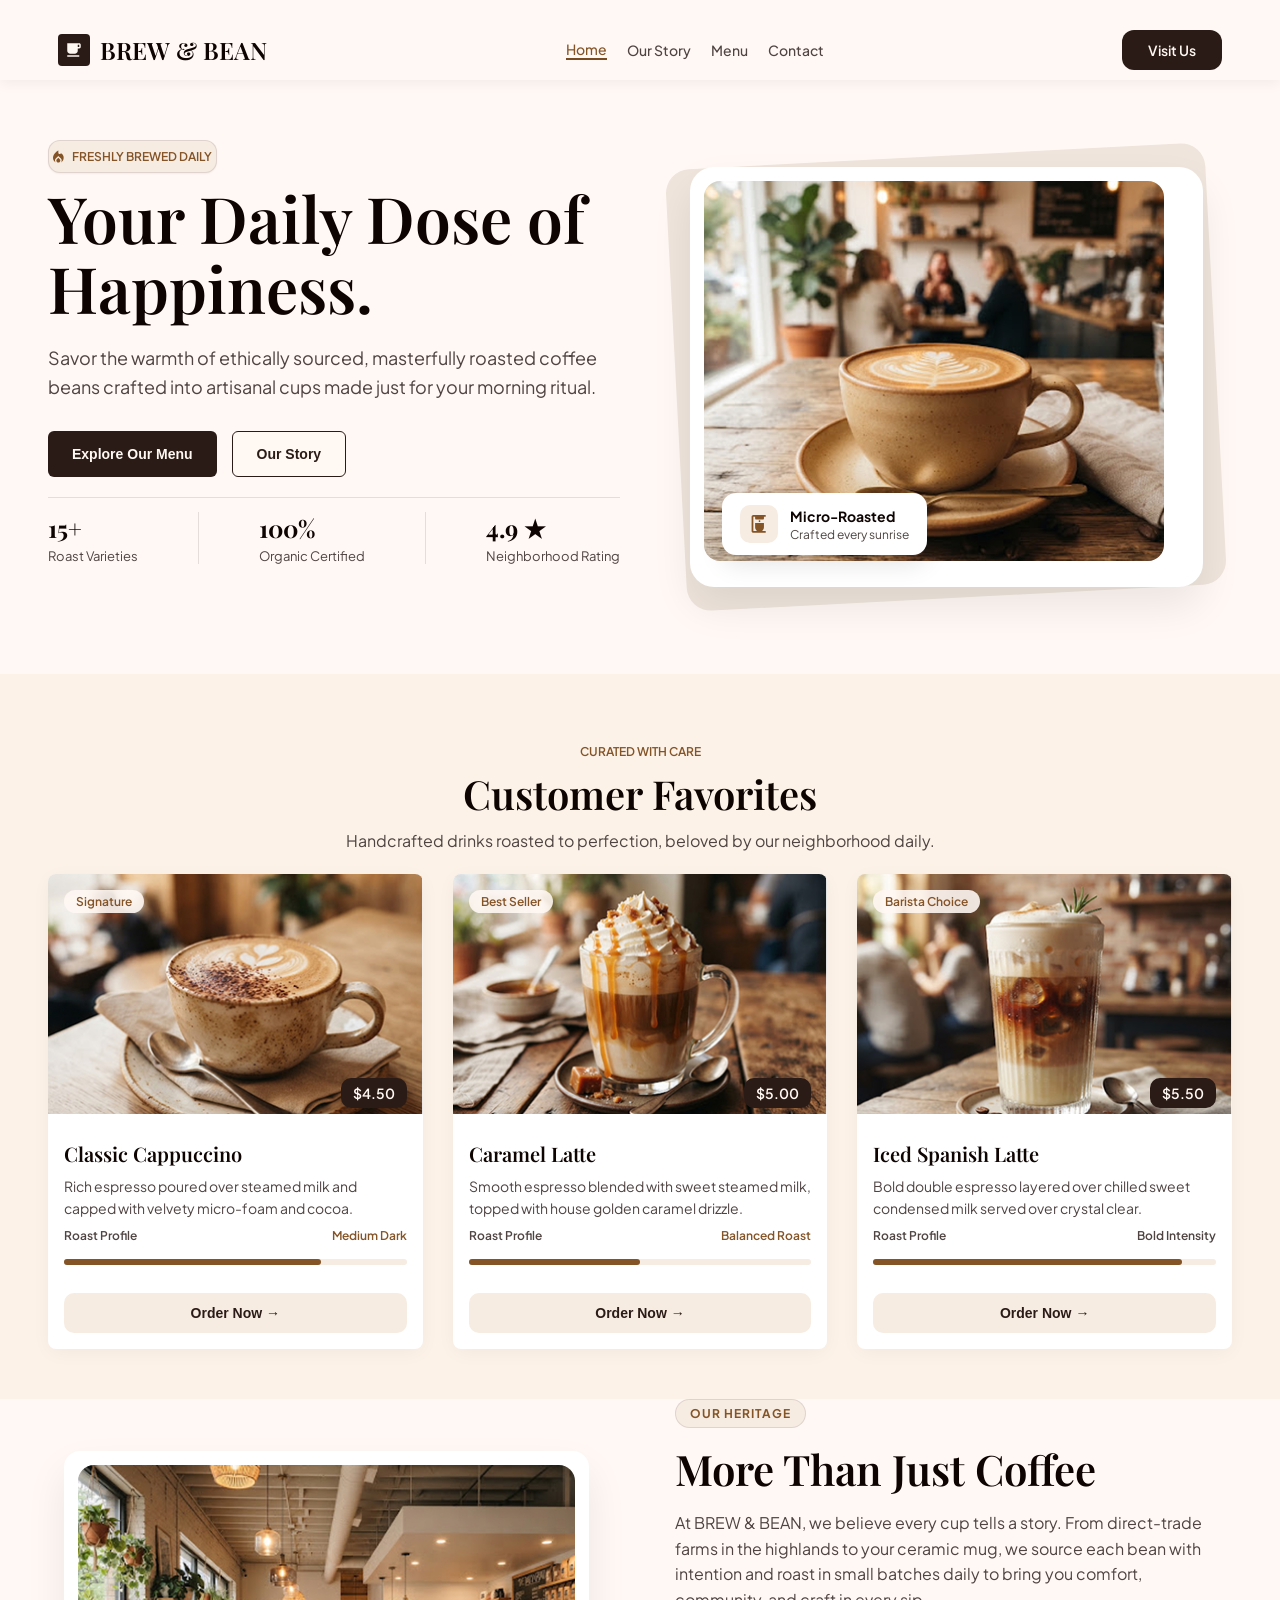
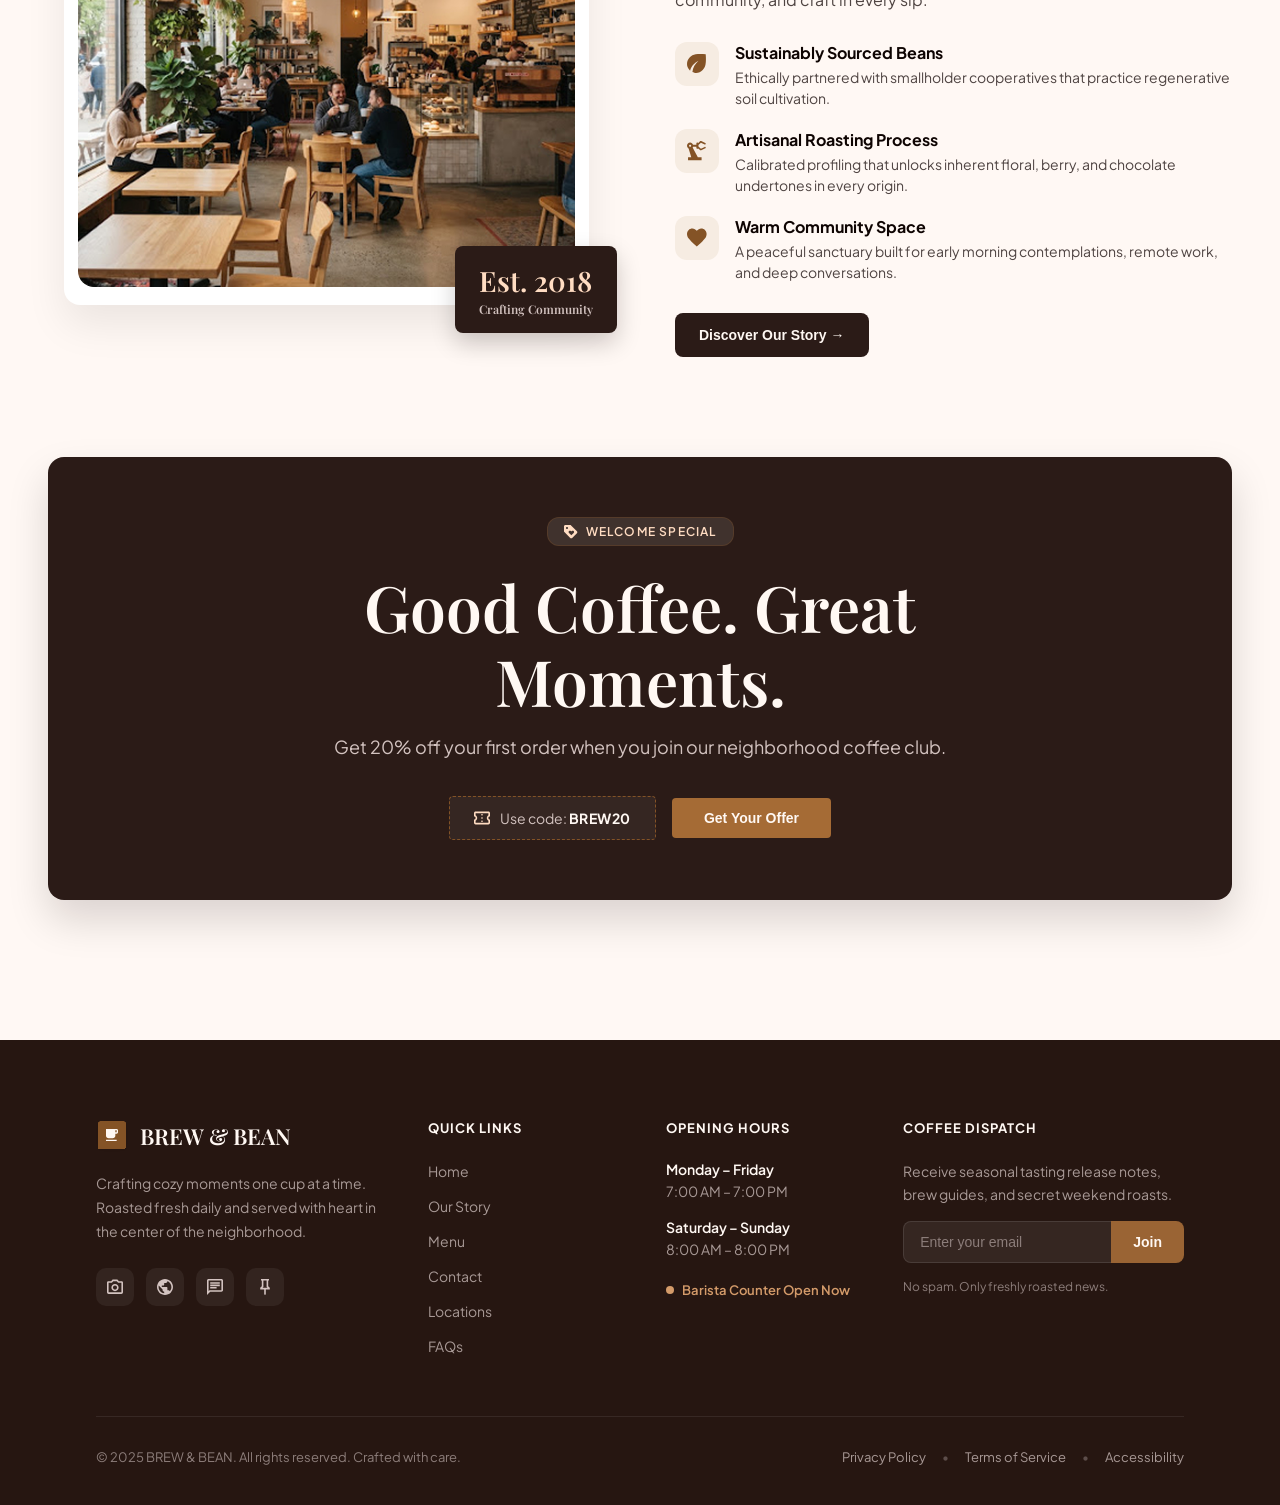
<file: index.html>
<!DOCTYPE html>
<html lang="en">

<head>
    <meta charset="UTF-8">
    <meta name="viewport" content="width=device-width, initial-scale=1.0">
    <title>Document</title>
    <link rel="stylesheet" href="./assets/css/base.css">
    <link rel="stylesheet" href="./assets/css/main.css">
    <link rel="preconnect" href="https://fonts.googleapis.com">
    <link rel="preconnect" href="https://fonts.gstatic.com" crossorigin>
    <link href="https://fonts.googleapis.com/css2?family=Playfair+Display:ital,wght@0,400..900;1,400..900&display=swap"
        rel="stylesheet">
    <link href="https://fonts.googleapis.com/css2?family=Plus+Jakarta+Sans:ital,wght@0,200..800;1,200..800&display=swap"
        rel="stylesheet">

</head>

<body>
    <div class="organizer">



        <div class="shadow">
            <div class="container">
                <header class="header">
                    <a href="#" class="logo"><img src="./assets/imgs/Background+Shadow.svg">
                        <span class="logo-text">BREW & BEAN</span>
                    </a>

                    <nav class="navbar">
                        <a href="#" class="home">Home</a>
                        <a href="#">Our Story</a>
                        <a href="#">Menu</a>
                        <a href="# ">Contact</a>
                    </nav>

                    <a href="#"><button class="visit">Visit Us</button></a>
                </header>
            </div>
        </div>
        <main class="main">

            <section class="hero">
                <div class="content">
                    <div class="badge">
                        <img src="./assets/imgs/Icon.svg">
                        <span>FRESHLY BREWED DAILY</span>
                    </div>
                    <h1>Your Daily Dose of Happiness.</h1>
                    <p>Savor the warmth of ethically sourced, masterfully roasted coffee
                        beans crafted into artisanal cups made just for your morning ritual.</p>
                    <div class="hero_actions">
                        <button class="btn1">Explore Our Menu</button>
                        <button class="btn2">Our Story</button>
                    </div>
                    <div class="hero_stats">
                        <div class="stat-item">
                            <span class="stat-number">15+</span>
                            <span class="stat-label">Roast Varieties</span>
                        </div>
                        <div class="stat-divider"></div>
                        <div class="stat-item">
                            <span class="stat-number">100%</span>
                            <span class="stat-label">Organic Certified</span>
                        </div>
                        <div class="stat-divider"></div>
                        <div class="stat-item">
                            <span class="stat-number">4.9 ★</span>
                            <span class="stat-label">Neighborhood Rating</span>
                        </div>
                    </div>
                </div>
                <div class="hero_img">
                    <!-- Tilted beige card behind the photo -->
                    <div class="img-backdrop"></div>

                    <!-- Main white-bordered photo wrapper -->
                    <div class="img-wrapper">
                        <img src="./assets/imgs/Aesthetic latte art in ceramic cup on wooden table in warm morning light.png"
                            alt="Freshly brewed latte with latte art">

                        <!-- Floating bottom-left badge -->
                        <div class="floating-badge">
                            <div class="badge-icon">
                                <img src="./assets/imgs/Container.svg" alt="Roast icon">
                            </div>
                            <div class="badge-text">
                                <p>Micro-Roasted</p>
                                <span>Crafted every sunrise</span>
                            </div>
                        </div>
                    </div>

                </div>
            </section>

            <section class="favorites">
                <div class="container">
                    <div class="title">
                        <span>CURATED WITH CARE</span>
                        <h2>Customer Favorites</h2>
                        <p>Handcrafted drinks roasted to perfection, beloved by our neighborhood daily.</p>
                    </div>
                    <div class="favorites-imgs">

                        <div class="favorite-card">
                            <div class="card-img">
                                <span class="card-tag">Signature</span>
                                <img src="./assets/imgs/Classic hot cappuccino with rich velvety froth and cocoa dust.jpg"
                                    alt="Classic Cappuccino">
                                <span class="card-price">$4.50</span>
                            </div>
                            <div class="card-body">
                                <h3>Classic Cappuccino</h3>
                                <p>Rich espresso poured over steamed milk and capped with velvety micro-foam and cocoa.
                                </p>
                                <div class="roast-info">
                                    <span>Roast Profile</span>
                                    <span class="r">Medium Dark</span>
                                </div>
                                <div class="roast-progress medium-dark"></div>
                                <button class="order-btn">Order Now &rarr;</button>
                            </div>
                        </div>
                        <div class="favorite-card">
                            <div class="card-img">
                                <span class="card-tag">Best Seller</span>
                                <img src="./assets/imgs/Decadent caramel latte with golden drizzle in clear glass cup.jpg" alt="Caramel Latte">
                                <span class="card-price">$5.00</span>
                            </div>
                            <div class="card-body">
                                <h3>Caramel Latte</h3>
                                <p>Smooth espresso blended with sweet steamed milk, topped with house golden caramel
                                    drizzle.</p>
                                <div class="roast-info">
                                    <span>Roast Profile</span>
                                    <span class="r">Balanced Roast</span>
                                </div>
                                <div class="roast-progress balanced"></div>
                                <button class="order-btn">Order Now &rarr;</button>
                            </div>
                        </div>

                        <div class="favorite-card">
                            <div class="card-img">
                                <span class="card-tag">Barista Choice</span>
                                <img src="./assets/imgs/Iced Spanish latte with layered espresso and sweet condensed milk.png" alt="Iced Spanish Latte">
                                <span class="card-price">$5.50</span>
                            </div>
                            <div class="card-body">
                                <h3>Iced Spanish Latte</h3>
                                <p>Bold double espresso layered over chilled sweet condensed milk served over crystal
                                    clear.</p>
                                <div class="roast-info">
                                    <span>Roast Profile</span>
                                    <span>Bold Intensity</span>
                                </div>
                                <div class="roast-progress bold"></div>
                                <button class="order-btn">Order Now &rarr;</button>
                            </div>
                        </div>
                    </div>
                </div>
                </section>
                <section class="story">
                <div class="container">
                    <div class="story-img">
                        <div class="img-backdrop">
                            <img src="./assets/imgs/Stylishly illuminated cafe interior with natural oak wooden tables and espresso bar.jpg">
                            <div class="img-overlay">
                                <span>Est. 2018</span>
                                <span class="r" >Crafting Community</span>
                            </div>
                        </div>
                    </div>
                    <div class="story-content">
                       <div class="badge">
            <span>OUR HERITAGE</span>
        </div>
        <h2>More Than Just Coffee</h2>
        <p class="story-desc">At BREW & BEAN, we believe every cup tells a story. From direct-trade farms in the highlands to your ceramic mug, we source each bean with intention and roast in small batches daily to bring you comfort, community, and craft in every sip.</p>

        <div class="story-features">
            <div class="feature-item">
                <div class="feature-icon">
                    <img src="./assets/imgs/leaf.svg" alt="Bean icon">
                </div>
                <div class="feature-text">
                    <h4>Sustainably Sourced Beans</h4>
                    <p>Ethically partnered with smallholder cooperatives that practice regenerative soil cultivation.</p>
                </div>
            </div>

            <div class="feature-item">
                <div class="feature-icon">
                    <img src="./assets/imgs/kmash.svg" alt="Roast icon">
                </div>
                <div class="feature-text">
                    <h4>Artisanal Roasting Process</h4>
                    <p>Calibrated profiling that unlocks inherent floral, berry, and chocolate undertones in every origin.</p>
                </div>
            </div>

            <div class="feature-item">
                <div class="feature-icon">
                    <img src="./assets/imgs/haret.svg" alt="Community icon">
                </div>
                <div class="feature-text">
                    <h4>Warm Community Space</h4>
                    <p>A peaceful sanctuary built for early morning contemplations, remote work, and deep conversations.</p>
                </div>
            </div>
        </div>

        <button class="story-btn">Discover Our Story &rarr;</button>
                        
                          
                    </div>
                </div>
                </section>
                

                <section class="cta">
                    <div class="container">
    <div class="cta-card">
        <div class="badge">
            <img src="./assets/imgs/tickt.svg" alt="Icon">
            <span>WELCOME SPECIAL</span>
        </div>
        <h2>Good Coffee. Great Moments.</h2>
        <p>Get 20% off your first order when you join our neighborhood coffee club.</p>
        <div class="cta-actions">
            <div class="promo-code">
                <img src="./assets/imgs/code.svg" alt="Coupon">
                <span>Use code: <strong>BREW20</strong></span>
            </div>
            <button class="cta-btn">Get Your Offer</button>
        </div>
    </div>
  </div>
                    

                </section>
        </main>

        <footer class="footer">

    <div class="container">
        <div class="footer-grid">
            <div class="footer-brand">
                <a href="#" class="logo">
                    <img src="./assets/imgs/Background+Shadow2.svg" alt="Brew & Bean Logo">
                    <span>BREW & BEAN</span>
                </a>
                <p>Crafting cozy moments one cup at a time. Roasted fresh daily and served with heart in the center of the neighborhood.</p>
                <div class="social-links">
                    <a href="#" aria-label="Instagram"><img src="./assets/imgs/camera.svg" alt="Instagram"></a>
                    <a href="#" aria-label="Website"><img src="./assets/imgs/earth.svg" alt="Website"></a>
                    <a href="#" aria-label="Reviews"><img src="./assets/imgs/massage.svg" alt="Reviews"></a>
                    <a href="#" aria-label="Pinterest"><img src="./assets/imgs/pin.svg" alt="Pinterest"></a>
                </div>
            </div>

            <div class="footer-links">
                <h4>QUICK LINKS</h4>
                <ul>
                    <li><a href="#">Home</a></li>
                    <li><a href="#">Our Story</a></li>
                    <li><a href="#">Menu</a></li>
                    <li><a href="#">Contact</a></li>
                    <li><a href="#">Locations</a></li>
                    <li><a href="#">FAQs</a></li>
                </ul>
            </div>

        
            <div class="footer-hours">
                <h4>OPENING HOURS</h4>
                <div class="hours-group">
                    <strong>Monday – Friday</strong>
                    <span>7:00 AM – 7:00 PM</span>
                </div>
                <div class="hours-group">
                    <strong>Saturday – Sunday</strong>
                    <span>8:00 AM – 8:00 PM</span>
                </div>
                <div class="status-badge">
                    <span class="dot"></span>
                    <span>Barista Counter Open Now</span>
                </div>
            </div>

            <div class="footer-newsletter">
                <h4>COFFEE DISPATCH</h4>
                <p>Receive seasonal tasting release notes, brew guides, and secret weekend roasts.</p>
                <form class="newsletter-form">
                    <input type="email" placeholder="Enter your email" required>
                    <button type="submit">Join</button>
                </form>
                <span class="privacy-note">No spam. Only freshly roasted news.</span>
            </div>
        </div>

        <div class="footer-bottom">
            <p>&copy; 2025 BREW & BEAN. All rights reserved. Crafted with care.</p>
            <div class="legal-links">
                <a href="#">Privacy Policy</a>
                <span class="separator">&bull;</span>
                <a href="#">Terms of Service</a>
                <span class="separator">&bull;</span>
                <a href="#">Accessibility</a>
            </div>
        </div>
    </div>
        </footer>

</body>

</html>
</file>
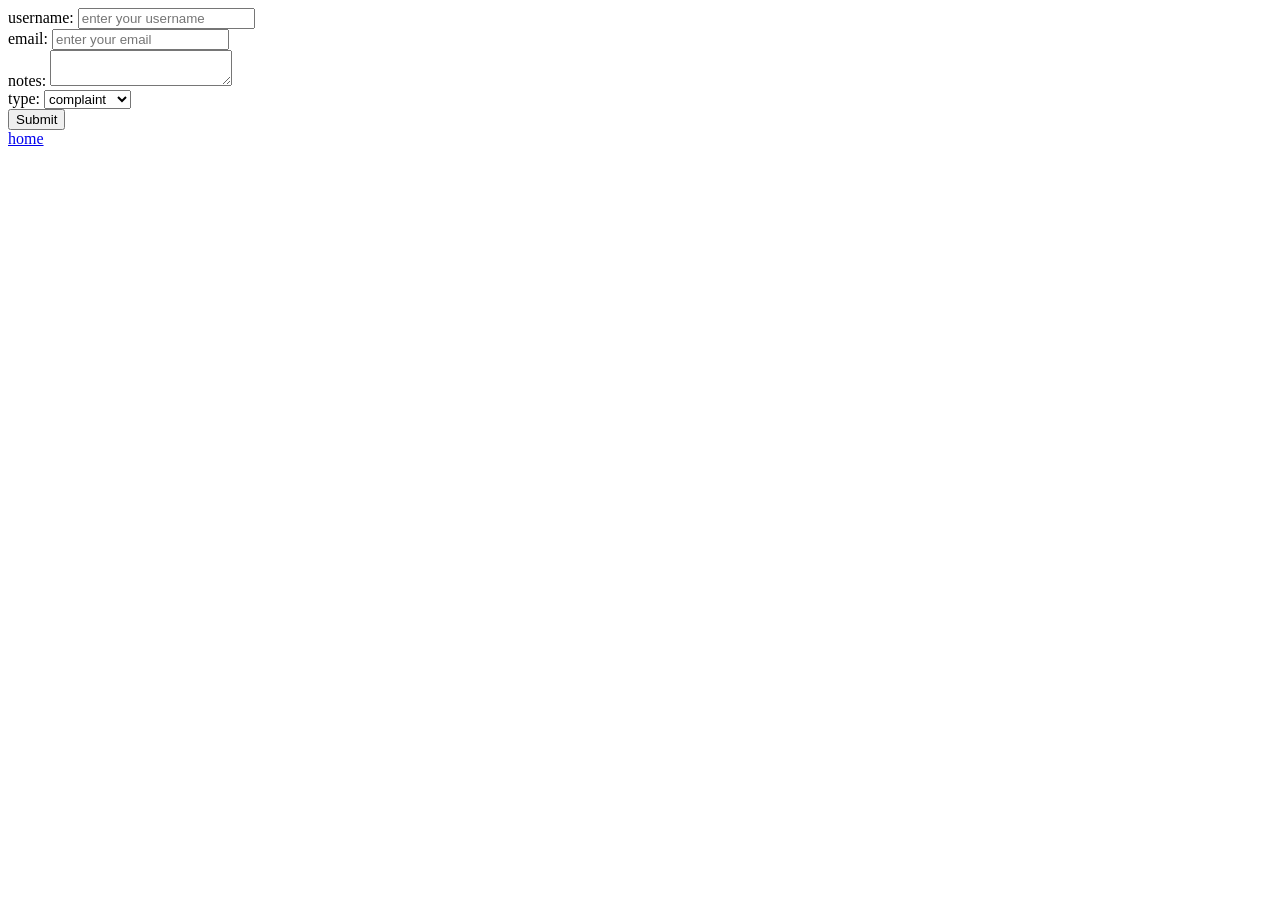
<file: contact.us.html>
<!DOCTYPE html>
<html lang="en">
<head>
    <meta charset="UTF-8">
    <meta name="viewport" content="width=device-width, initial-scale=1.0">
    <title>Contact Us</title>
</head>
<body>  
    <form>
        <div>
        <label for="username">username:</label>
        <input id="username" type ="text" name="username" placeholder="enter your username" required>
    </div>
    <div>
        <label for ="email">email:</label> 
        <input id="email" type="email" name="email" placeholder="enter your email">
    </div>
    <div>
        <label for="notes">notes:</label>
        <textarea id="notes" name="notes" placeholder="enter your notes"> </textarea>
    </div>

   <div>
<label> type: </label>
<select name="type">
    <option value="complaint">complaint</option>
    <option value="suggestion">suggestion</option>
    <option value="inquiry">inquiry</option>
    <option value="other">other</option>

</select>
    </div>

    <div> 
        <input type="submit">
    </div>
    <a href="index.html">home</a>
</body>
</html>
</file>
<file: assets/css/base.css>
*{
    margin: 0;
    padding: 0;
    box-sizing: border-box;
}
a{

    text-decoration: none;
}
button{
    background-color:transparent;
    border:0;
}
ul{
    list-style-type: none;
}
.row{
    display: flex;
    flex-wrap: wrap;
    align-items: center;
    padding: 20px;
    justify-content: space-between;
}
</file>
<file: assets/css/main.css>
body {
    background-color: #FFF8F3E5;
}

.organizer {
    display: grid;
    grid-template-areas:
        "header"
        "main"
        "footer";
    grid-template-columns: 1fr;
}

.shadow {
    grid-area: header;
}

.main {
    grid-area: main;

    display: grid;
    grid-template-areas:
        "hero"
        "favorites"
        "story"
        "cta";

    grid-template-columns: 1fr;
}

.shadow {
    box-shadow: 0 4px 12px rgba(0, 0, 0, 0.05);
    padding: 10px;
}

.container {
    margin: 0 48px;
}

.header {
    margin-top: 20px;
    display: flex;
    justify-content: space-between;
    align-items: center;

    .logo {
        display: flex;
        gap: 10px;
        align-items: center;

        span {
            font-family: 'Playfair Display';
            font-size: 24px;
            font-weight: 600;
            color: #0E0402;
        }
    }

    .navbar {
        display: flex;
        gap: 20px;
        align-items: center;

        a {
            cursor: pointer;
            font-family: 'Plus Jakarta Sans';
            font-size: 14px;
            font-weight: 500;
            color: #4F4442;

            &.home {
                color: #845326;

                border-bottom: 2px solid #794922;
            }
        }
    }

    .visit {
        color: #FFF8F3;
        background-color: #2B1B17;
        padding: 10px 24px;
        border-radius: 12px;
        width: 100px;
        height: 40px;
        font-family: 'Plus Jakarta Sans';
        font-size: 14px;
        font-weight: 600;
        cursor: pointer;
        transition: 0.3s;

        &:hover {
            background-color: #a56b35;
        }
    }

}

.hero {
    grid-area: hero;
    margin: 0 48px;
    display: grid;
    grid-template-columns: 1fr 1fr;
    gap: 40px;
    padding: 60px 0;
    font-family: 'plus jakarta sans';

    .content {
        display: flex;
        flex-direction: column;
        align-items: flex-start;

        .badge {
            display: flex;
            background-color: #F6ECE2;
            border: 1px solid #D3C3C099;
            border-radius: 12px;
            box-shadow: 0px 1px 2px rgba(0, 0, 0, 0.05);
            padding: 8px 4px;
            gap: 8px;

            span {
                font-size: 12px;
                font-weight: 600;
                color: #845326;
            }
        }

        h1 {
            font-family: 'Playfair Display';
            font-size: 64px;
            line-height: 1.1;
            font-weight: 600;
            color: rgba(14, 4, 2, 1);
            padding: 10px 0;
        }

        p {
            font-size: 18px;
            font-weight: 400;
            color: #4F4442;
            line-height: 1.6;
            padding: 10px 0;
        }

        .hero_actions {
            display: flex;
            gap: 15px;
            padding: 20px 0;

            .btn1 {
                background-color: #2B1B17;
                color: #FFF8F3;
                font-weight: 600;
                font-size: 14px;
                padding: 14px 24px;
                border-radius: 6px;
                transition: 0.3s;
                cursor: pointer;

                &:hover {
                    background-color: #a56b35;
                }
            }

            .btn2 {
                background-color: #FFF8F3;
                color: #2B1B17;
                border: 1px solid #2B1B17;
                font-weight: 600;
                font-size: 14px;
                padding: 14px 24px;
                border-radius: 6px;
                transition: 0.3s;
                cursor: pointer;

                &:hover {
                    background-color: #a56b35;
                }
            }
        }

        .stat-divider {
            height: 100%;
            width: 1px;
            background-color: rgba(79, 68, 66, 0.15);

        }

        .hero_stats {
            display: flex;
            width: 100%;
            justify-content: space-between;
            padding: 14px 0;
            gap: 15px;
            border-top: 1px solid rgba(79, 68, 66, 0.15);

            .stat-item {
                display: flex;
                flex-direction: column;
                gap: 4px;

                .stat-number {
                    font-family: 'Playfair Display';
                    font-size: 24px;
                    font-weight: 700;
                    color: #0E0402;
                }

                .stat-label {
                    font-family: 'Plus Jakarta Sans';
                    font-size: 13px;
                    color: #4F4442;
                }
            }
        }
    }

    .hero_img {
        position: relative;
        display: flex;
        justify-content: center;
        align-items: center;
        padding: 16px;

        .img-backdrop {
            position: absolute;
            inset: 16px;
            background-color: #EFE5DC;
            border-radius: 24px;
            transform: rotate(-3deg);
            z-index: 0;
        }

        .img-wrapper {
            position: relative;
            z-index: 1;
            width: 95%;
            height: 95%;
            background-color: #FFFFFF;
            padding: 14px;
            border-radius: 24px;
            box-shadow: 0 20px 40px rgba(14, 4, 2, 0.08);

            >img {
                width: 95%;
                height: 97%;
                object-fit: cover;
                border-radius: 16px;
                display: block;
            }

            .floating-badge {
                position: absolute;
                bottom: 32px;
                left: 32px;
                background-color: #FFFFFF;
                padding: 12px 18px;
                border-radius: 14px;
                box-shadow: 0 10px 25px rgba(14, 4, 2, 0.1);
                display: flex;
                align-items: center;
                gap: 12px;

                .badge-icon {
                    width: 38px;
                    height: 38px;
                    background-color: #F6ECE2;
                    border-radius: 10px;
                    display: flex;
                    align-items: center;
                    justify-content: center;

                    img {
                        width: 18px;
                        height: 18px;
                    }
                }

                .badge-text {
                    display: flex;
                    flex-direction: column;
                    gap: 2px;

                    p {
                        font-size: 14px;
                        font-weight: 700;
                        color: #0E0402;
                    }

                    span {
                        font-size: 12px;
                        color: #4F4442;
                    }
                }
            }
        }
    }

}

.favorites {
    grid-area: favorites;
    background-color: #FCF2E8;
    font-family: 'plus jakarta sans';
    padding: 50px 0;

    .container {

        .title {
            display: flex;
            flex-direction: column;
            align-items: center;
            gap: 8px;
            padding: 20px 0;

            span {
                font-size: 12px;
                font-weight: 600;
                color: #845326;
            }

            h2 {
                font-family: 'Playfair Display';
                font-size: 40px;
                font-weight: 600;
                color: #0E0402;
            }

            p {
                font-size: 16px;
                font-weight: 400;
                color: #4F4442;
                line-height: 1.6;
            }
        }

        .favorites-imgs {
            display: grid;
            grid-template-columns: repeat(3, 1fr);
            gap: 30px;
            font-family: 'Plus Jakarta Sans';

            .favorite-card {
                background-color: #FFFFFF;
                display: flex;
                flex-direction: column;
                border-radius: 8px;
                box-shadow: 0 4px 20px -2px rgba(14, 4, 2, 0.05);
                transition: transform 0.3s;

                &:hover {
                    transform: translateY(-5px);
                    box-shadow: 0 10px 20px 10px rgba(0, 0, 0, 0.1);
                }

                .card-img {
                    position: relative;
                    padding-bottom: 10px;

                    img {
                        width: 100%;
                        height: 240px;
                        object-fit: cover;
                        border-radius: 8px 8px 0 0;
                        display: block;
                    }

                    .card-tag {
                        position: absolute;
                        top: 16px;
                        left: 16px;
                        background-color: #FFF8F3E5;
                        padding: 4px 12px;
                        border-radius: 12px;
                        font-size: 12px;
                        font-weight: 600;
                        color: #845326;
                    }

                    .card-price {
                        position: absolute;
                        bottom: 16px;
                        right: 16px;
                        background-color: #2B1B17;
                        color: #FFF8F3;
                        padding: 6px 12px;
                        border-radius: 10px;
                        font-size: 14px;
                        font-weight: 600;
                    }
                }

                .card-body {
                    display: flex;
                    flex-direction: column;
                    padding: 16px;
                    gap: 8px;

                    h3 {
                        font-family: 'Playfair Display';
                        font-size: 20px;
                        font-weight: 600;
                        color: #0E0402;
                    }

                    p {
                        font-size: 14px;
                        font-weight: 400;
                        color: #4F4442;
                        line-height: 1.6;
                    }

                    .roast-info {
                        display: flex;
                        justify-content: space-between;
                        font-size: 12px;
                        color: #4F4442;
                        margin-bottom: 8px;
                        font-weight: 600;

                        .r {
                            color: #845326;
                        }
                    }

                    .roast-progress {
                        height: 6px;
                        background-color: #F6ECE2;
                        border-radius: 3px;
                        margin-bottom: 20px;
                        position: relative;

                        &::after {
                            content: '';
                            position: absolute;
                            height: 100%;
                            background-color: #845326;
                            border-radius: 3px;
                        }

                        &.medium-dark::after {
                            width: 75%;
                        }

                        &.balanced::after {
                            width: 50%;
                        }

                        &.bold::after {
                            width: 90%;
                        }
                    }

                    .order-btn {
                        width: 100%;
                        background-color: #F6ECE2;
                        color: #2B1B17;
                        padding: 12px;
                        border-radius: 10px;
                        font-weight: 600;
                        font-size: 14px;
                        cursor: pointer;
                        transition: 0.3s;

                        &:hover {
                            background-color: #2B1B17;
                            color: #FFF8F3;
                        }
                    }
                }


            }
        }
    }
}

.story {
    grid-area: story;

    .container {
        display: grid;
        grid-template-columns: 1fr 1fr;
        gap: 70px;
        align-items: center;
        font-family: 'Plus Jakarta Sans';

        .story-img {
            position: relative;
            display: flex;
            flex-wrap: wrap;
            justify-content: center;
            align-items: center;
            padding: 16px;

            .img-backdrop {
                position: relative;
                width: 100%;
                background-color: #FFFFFF;
                padding: 14px;
                border-radius: 16px;
                box-shadow: 0 20px 40px rgba(14, 4, 2, 0.08);
                img{
                width: 100%;
                object-fit: cover;
                border-radius: 16px;
                }
                .img-overlay{
                 position: absolute;
                bottom: -28px;
                right: -28px;
                background-color: #2B1B17;
                color: #FFDCC2;
                padding: 16px 24px;
                border-radius: 8px;
                box-shadow: 0 10px 25px rgba(14, 4, 2, 0.2);
                display: flex;
                flex-direction: column;
                gap: 2px;
                span {
                    font-family: 'Playfair Display', serif;
                    font-size: 28px;
                    font-weight: 600;
                }

                .r {
                    font-size: 12px;
                   color:#D3C3C0;
                }
                }

            }
        }
        .story-content{
        display: flex;
        flex-direction: column;
        align-items: flex-start;

        .badge {
            display: flex;
            background-color: #F6ECE2;
            border: 1px solid #D3C3C099;
            border-radius: 999px;
            padding: 6px 14px;
            margin-bottom: 16px;

            span {
                font-size: 12px;
                font-weight: 700;
                letter-spacing: 1px;
                color: #845326;
            }
        }

        h2 {
            font-family: 'Playfair Display';
            font-size: 42px;
            font-weight: 600;
            color: #0E0402;
            margin-bottom: 16px;
            line-height: 1.2;
        }

        .story-desc {
            font-size: 16px;
            color: #4F4442;
            line-height: 1.6;
            margin-bottom: 30px;
        }

        .story-features {
            display: flex;
            flex-direction: column;
            gap: 20px;
            margin-bottom: 30px;
            width: 100%;

            .feature-item {
                display: flex;
                gap: 16px;
                align-items: flex-start;

                .feature-icon {
                    width: 44px;
                    height: 44px;
                    min-width: 44px;
                    background-color: #F6ECE2;
                    border-radius: 12px;
                    display: flex;
                    align-items: center;
                    justify-content: center;

                    img {
                        width: 20px;
                        height: 20px;
                    }
                }

                .feature-text {
                    display: flex;
                    flex-direction: column;
                    gap: 4px;

                    h4 {
                        font-family: 'Plus Jakarta Sans', sans-serif;
                        font-size: 16px;
                        font-weight: 700;
                        color: #0E0402;
                    }

                    p {
                        font-size: 14px;
                        color: #4F4442;
                        line-height: 1.5;
                    }
                }
            }
        }

        .story-btn {
            background-color: #2B1B17;
            color: #FFF8F3;
            border: none;
            font-weight: 600;
            font-size: 14px;
            padding: 14px 24px;
            border-radius: 8px;
            cursor: pointer;
            transition: background-color 0.3s;

            &:hover {
                background-color: #845326;
            }
        }
    }

    }
}
.cta{
    grid-area: cta;
    margin: 100px 0px;
    font-family: 'Plus Jakarta Sans', sans-serif;
    .container{
      background-color: #2B1B17;
      border-radius: 16px;
        padding: 60px 200px;
        text-align: center;
        display: flex;
        flex-direction: column;
        align-items: center;
        box-shadow: 0 20px 40px rgba(14, 4, 2, 0.15);
        position: relative;
    }
    .badge {
            display:inline-flex;
            align-items: center;
            background-color: #FFF8F31A;
            border: 1px solid #8453264D;
            border-radius: 12px;
            padding: 6px 16px;
            gap: 8px;
            margin-bottom: 24px;

            img {
                width: 14px;
                height: 14px;
            }

            span {
                font-size: 12px;
                font-weight: 600;
                letter-spacing: 1.2px;
                color: #FFDCC2;
            }
        }
        h2 {
            font-family: 'Playfair Display';
            font-size: 64px;
            font-weight: 600;
            color: #FFF8F3;
            margin-bottom: 16px;
            line-height: 1.15;
            max-width: 700px;
        }

        p {

            font-size: 18px;
            color: #D3C3C0;
            margin-bottom: 36px;
            letter-spacing: 0px;
            line-height: 1.5;
        }

        .cta-actions {
            display: flex;
            gap: 16px;
            align-items: center;
            justify-content: center;
            flex-wrap: wrap;

            .promo-code {
                background-color: #FFF8F30D;
                border: 1px dashed #845326;
                padding: 12px 24px;
                border-radius: 4px;
                display: flex;
                align-items: center;
                gap: 10px;

                img {
                    width: 16px;
                    height: 16px;
                }

                span {
                    font-size: 14px;
                    color: #D3C3C0;

                    strong {
                        color: #FFF8F3;
                        font-weight: 700;
                        letter-spacing: 0.5px;
                    }
                }
            }

            .cta-btn {
                background-color: #A56B35;
                color: #FFF8F3;
                padding: 12px 32px;
                border-radius: 4px;
                font-size: 14px;
                font-weight: 600;
                cursor: pointer;
                transition: background-color 0.3s;

                &:hover {
                    background-color: #845326;
                }
            }
        }
    
}
.footer {
    grid-area: footer;
    background-color: #261611;
    color: #D3C3C0;
    font-family: 'Plus Jakarta Sans', sans-serif;
    padding: 80px 48px 40px 48px;
    margin-top: 40px;

    .container {
    
        .footer-grid {
            display: grid;
            grid-template-columns: 1.5fr 1fr 1fr 1.4fr;
            gap: 48px;
            padding-bottom: 60px;
            border-bottom: 1px solid rgba(255, 255, 255, 0.08);

            h4 {
                font-size: 13px;
                font-weight: 700;
                letter-spacing: 1px;
                color: #FFF8F3;
                margin-bottom: 24px;
                text-transform: uppercase;
            }

            .footer-brand {
                display: flex;
                flex-direction: column;
                gap: 20px;

                .logo {
                    display: flex;
                    align-items: center;
                    gap: 12px;
                    text-decoration: none;

                    img {
                        width: 32px;
                        height: 32px;
                        border-radius: 8px;
                    }

                    span {
                        font-family: 'Playfair Display', serif;
                        font-size: 22px;
                        font-weight: 600;
                        color: #FFF8F3;
                    }
                }

                p {
                    font-size: 14px;
                    line-height: 1.7;
                    color: #A89996;
                    max-width: 300px;
                }

                .social-links {
                    display: flex;
                    gap: 12px;
                    margin-top: 4px;

                    a {
                        width: 38px;
                        height: 38px;
                        background-color: rgba(255, 255, 255, 0.06);
                        border-radius: 10px;
                        display: flex;
                        align-items: center;
                        justify-content: center;
                        transition: background-color 0.3s;

                        img {
                            width: 16px;
                            height: 16px;
                        }

                        &:hover {
                            background-color: #9A6434;
                        }
                    }
                }
            }

            .footer-links {
                ul {
                    list-style: none;
                    padding: 0;
                    margin: 0;
                    display: flex;
                    flex-direction: column;
                    gap: 14px;

                    li a {
                        text-decoration: none;
                        font-size: 14px;
                        color: #A89996;
                        transition: color 0.3s;

                        &:hover {
                            color: #FFF8F3;
                        }
                    }
                }
            }

            .footer-hours {
                display: flex;
                flex-direction: column;
                gap: 18px;

                h4 {
                    margin-bottom: 6px;
                }

                .hours-group {
                    display: flex;
                    flex-direction: column;
                    gap: 4px;

                    strong {
                        font-size: 14px;
                        font-weight: 600;
                        color: #FFF8F3;
                    }

                    span {
                        font-size: 14px;
                        color: #A89996;
                    }
                }

                .status-badge {
                    display: flex;
                    align-items: center;
                    gap: 8px;
                    margin-top: 6px;

                    .dot {
                        width: 8px;
                        height: 8px;
                        background-color: #D49B6A;
                        border-radius: 50%;
                    }

                    span:last-child {
                        font-size: 13px;
                        font-weight: 600;
                        color: #D49B6A;
                    }
                }
            }

            .footer-newsletter {
                display: flex;
                flex-direction: column;
                gap: 16px;

                h4 {
                    margin-bottom: 8px;
                }

                p {
                    font-size: 14px;
                    line-height: 1.6;
                    color: #A89996;
                }

                .newsletter-form {
                    display: flex;
                    width: 100%;

                    input {
                        flex-grow: 1;
                        background-color: rgba(255, 255, 255, 0.07);
                        border: 1px solid rgba(255, 255, 255, 0.1);
                        border-right: none;
                        border-radius: 8px 0 0 8px;
                        padding: 12px 16px;
                        font-size: 14px;
                        color: #FFF8F3;
                        outline: none;

                        &::placeholder {
                            color: #8C7D7A;
                        }

                        &:focus {
                            border-color: #9A6434;
                        }
                    }

                    button {
                        background-color: #9A6434;
                        color: #FFF8F3;
                        border: none;
                        border-radius: 0 8px 8px 0;
                        padding: 12px 22px;
                        font-size: 14px;
                        font-weight: 600;
                        cursor: pointer;
                        transition: background-color 0.3s;

                        &:hover {
                            background-color: #B37740;
                        }
                    }
                }

                .privacy-note {
                    font-size: 12px;
                    color: #8C7D7A;
                }
            }
        }

        .footer-bottom {
            padding-top: 32px;
            display: flex;
            justify-content: space-between;
            align-items: center;
            flex-wrap: wrap;
            gap: 16px;
            font-size: 13px;
            color: #8C7D7A;

            .legal-links {
                display: flex;
                align-items: center;
                gap: 16px;

                a {
                    text-decoration: none;
                    color: #A89996;
                    transition: color 0.3s;

                    &:hover {
                        color: #FFF8F3;
                    }
                }

                .separator {
                    color: #5C4D4A;
                }
            }
        }
    }
}
@media (max-width: 992px) {
    .container {
        margin: 0 24px;
    }

    /* Hero Section */
    .hero {
        margin: 0 24px;
        grid-template-columns: 1fr;
        gap: 48px;
        padding: 40px 0;

        .content h1 {
            font-size: 48px;
        }
    }

    /* Favorites Grid: 2 columns on tablet */
    .favorites .container .favorites-imgs {
        grid-template-columns: repeat(2, 1fr);
        gap: 24px;
    }

    /* Story Section */
    .story .container {
        grid-template-columns: 1fr;
        gap: 48px;
    }

    /* CTA Section: Reduce horizontal padding */
    .cta .container {
        padding: 50px 48px;
    }

    /* Footer Grid: 2 columns on tablet */
    .footer {
        padding: 60px 24px 32px;

        .container .footer-grid {
            grid-template-columns: repeat(2, 1fr);
            gap: 36px;
        }
    }
}

@media (max-width: 768px) {
    .container {
        margin: 0 16px;
    }

    .header {
        flex-wrap: wrap;
        gap: 16px;
        margin-top: 10px;

        .logo span {
            font-size: 20px;
        }

        .navbar {
            order: 3;
            width: 100%;
            justify-content: space-between;
            padding-top: 12px;
            border-top: 1px solid rgba(79, 68, 66, 0.12);
            gap: 10px;
        }

        .visit {
            padding: 8px 16px;
            height: 36px;
            width: auto;
            font-size: 13px;
        }
    }


    .hero {
        margin: 0 16px;
        padding: 32px 0;
        gap: 36px;

        .content {
            h1 {
                font-size: 38px;
            }

            p {
                font-size: 16px;
            }

            .hero_actions {
                flex-direction: column;
                width: 100%;

                .btn1,
                .btn2 {
                    width: 100%;
                    text-align: center;
                }
            }

            .hero_stats {
                flex-wrap: wrap;
                gap: 16px;

                .stat-divider {
                    display: none;
                }

                .stat-item {
                    min-width: 45%;

                    .stat-number {
                        font-size: 20px;
                    }
                }
            }
        }

        .hero_img {
            padding: 8px;

            .img-backdrop {
                inset: 8px;
                transform: rotate(-2deg);
            }

            .img-wrapper {
                width: 100%;
                padding: 10px;

                > img {
                    width: 100%;
                    height: 320px;
                }

                .floating-badge {
                    bottom: 16px;
                    left: 16px;
                    right: 16px;
                    padding: 10px 14px;
                }
            }
        }
    }

    .favorites {
        padding: 40px 0;

        .container {
            .title {
                text-align: center;

                h2 {
                    font-size: 32px;
                }
            }

            .favorites-imgs {
                grid-template-columns: 1fr;
                gap: 20px;
            }
        }
    }


    .story {
        padding: 40px 0;

        .container {
            gap: 36px;

            .story-img {
                padding: 0;

                .img-backdrop {
                    padding: 10px;

                    .img-overlay {
                        bottom: 16px;
                        right: 16px;
                        padding: 12px 18px;

                        span {
                            font-size: 22px;
                        }
                    }
                }
            }

            .story-content {
                h2 {
                    font-size: 32px;
                }

                .story-btn {
                    width: 100%;
                    text-align: center;
                }
            }
        }
    }


    .cta {
        margin: 60px 0;

        .container {
            padding: 40px 20px;

            h2 {
                font-size: 36px;
            }

            p {
                font-size: 16px;
                margin-bottom: 24px;
            }

            .cta-actions {
                flex-direction: column;
                width: 100%;

                .promo-code,
                .cta-btn {
                    width: 100%;
                    justify-content: center;
                }
            }
        }
    }

    .footer {
        padding: 50px 16px 24px;

        .container {
            margin: 0;

            .footer-grid {
                grid-template-columns: 1fr;
                gap: 32px;
                padding-bottom: 40px;

                .footer-brand p {
                    max-width: 100%;
                }

                .footer-newsletter .newsletter-form {
                    flex-direction: column;
                    gap: 10px;

                    input {
                        border-right: 1px solid rgba(255, 255, 255, 0.1);
                        border-radius: 8px;
                    }

                    button {
                        border-radius: 8px;
                        width: 100%;
                    }
                }
            }

            .footer-bottom {
                flex-direction: column;
                text-align: center;
                gap: 12px;

                .legal-links {
                    flex-wrap: wrap;
                    justify-content: center;
                }
            }
        }
    }
}
</file>
